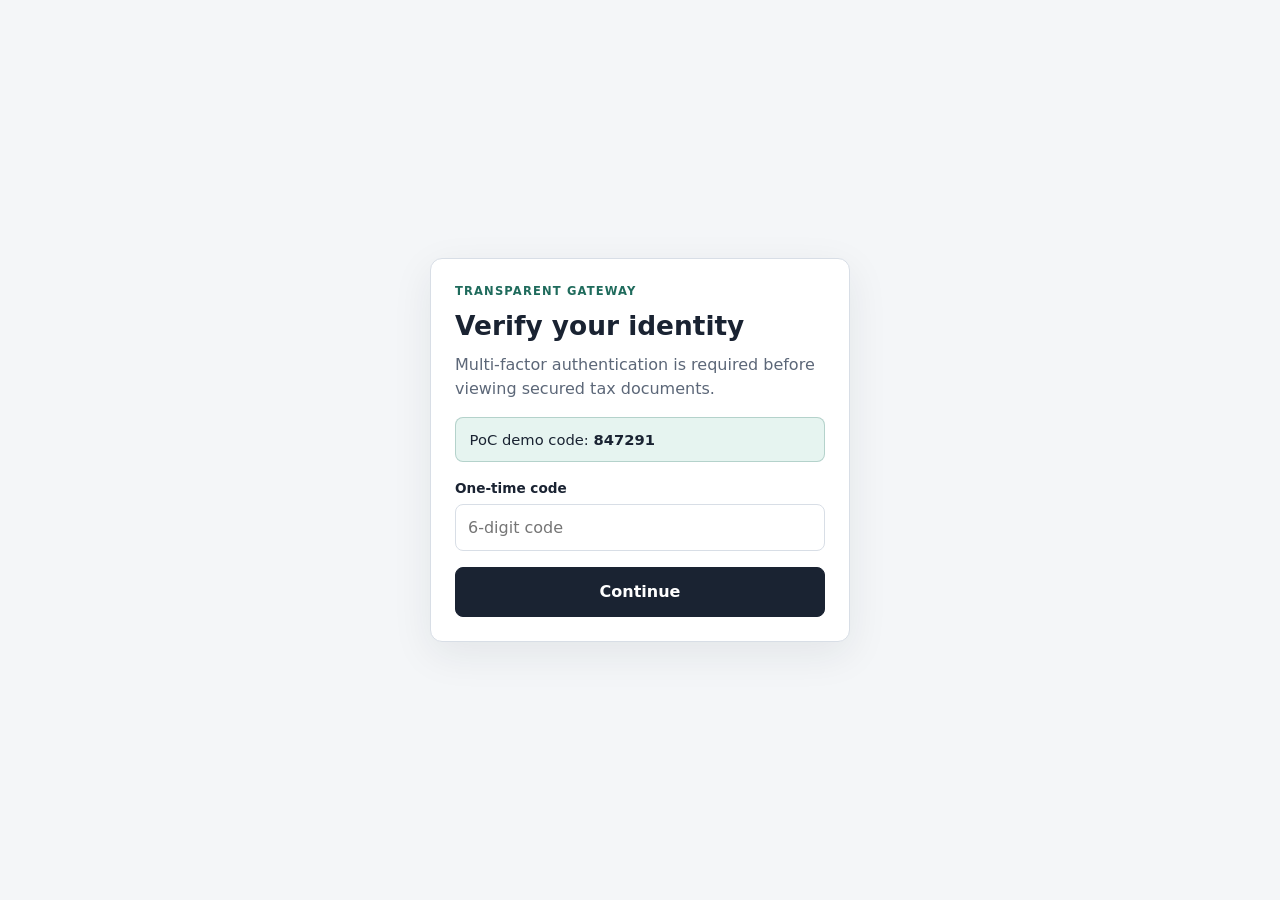
<file: gateway/index.html>
<!doctype html>
<html lang="en">
<head>
  <meta charset="utf-8">
  <meta name="viewport" content="width=device-width, initial-scale=1">
  <meta
    http-equiv="Content-Security-Policy"
    content="
      default-src 'self';
      script-src 'self' 'wasm-unsafe-eval';
      style-src 'self';
      img-src 'self' data:;
      connect-src 'self';
      object-src 'none';
      base-uri 'none';
      frame-ancestors 'none';
    "
  >
  <title>OSDF Transparent Gateway</title>
  <link rel="stylesheet" href="./gateway.css?v=2">
</head>
<body>
  <div id="mfa-gate" class="mfa-gate">
    <div class="mfa-card">
      <p class="eyebrow">Transparent Gateway</p>
      <h1>Verify your identity</h1>
      <p class="lead">Multi-factor authentication is required before viewing secured tax documents.</p>
      <p class="demo-hint">PoC demo code: <strong id="demo-code">847291</strong></p>
      <label for="mfa-input">One-time code</label>
      <input id="mfa-input" type="text" inputmode="numeric" autocomplete="one-time-code" maxlength="6" placeholder="6-digit code">
      <p id="mfa-error" class="mfa-error" hidden>Invalid code. Use the demo code above.</p>
      <p id="mfa-boot-error" class="mfa-error" hidden></p>
      <button id="mfa-submit" type="button">Continue</button>
    </div>
  </div>

  <div id="app" class="app" hidden>
    <header class="topbar">
      <div>
        <p class="eyebrow">OSDF Transparent Gateway</p>
        <h1>Secure document viewer</h1>
      </div>
      <nav class="topbar-actions">
        <a href="/web/">Verifier</a>
        <a href="https://github.com/osdf-systems/osdf/tree/main/specs">Specs</a>
      </nav>
    </header>

    <section class="panel controls">
      <p class="privacy-note">Verification runs locally. Files are not uploaded to a server.</p>
      <p class="boot-error mfa-error" hidden></p>
      <div class="demo-buttons">
        <button type="button" data-fixture="/fixtures/valid/taxes-template.osdf">Load blank template (rev 1)</button>
        <button type="button" data-fixture="/fixtures/valid/Taxes.osdf" class="primary">Load Taxes.osdf (rev 2, filled)</button>
        <button type="button" id="choose-file">Upload .osdf</button>
        <input id="file-input" type="file" accept=".osdf" hidden>
      </div>
    </section>

    <section id="trust-panel" class="panel trust-panel">
      <details>
        <summary>Trust configuration (optional)</summary>
        <label for="ledger-config">Ledger config</label>
        <textarea id="ledger-config" rows="4" spellcheck="false"></textarea>
        <label for="identity-config">Identity config</label>
        <textarea id="identity-config" rows="6" spellcheck="false"></textarea>
      </details>
    </section>

    <section id="verification-banner" class="verification-banner" hidden></section>
    <section id="document-frame" class="document-frame" hidden></section>
  </div>

  <script type="module" src="./gateway.js?v=2"></script>
</body>
</html>
</file>
<file: gateway/gateway.css>
:root {
  --bg: #f4f6f8;
  --card: #ffffff;
  --ink: #1a2332;
  --muted: #5c6778;
  --line: #d8dee6;
  --accent: #1f6b5c;
  --accent-soft: #e6f4f0;
  --pass: #1a7f4b;
  --pass-bg: #e8f7ee;
  --warn: #9a6700;
  --warn-bg: #fff8dc;
  --fail: #c41e3a;
  --fail-bg: #fdecee;
  --font: "Segoe UI", system-ui, sans-serif;
  --mono: "Consolas", "Courier New", monospace;
}

* { box-sizing: border-box; }

body {
  margin: 0;
  font-family: var(--font);
  color: var(--ink);
  background: var(--bg);
  line-height: 1.5;
}

.eyebrow {
  text-transform: uppercase;
  letter-spacing: 0.1em;
  font-size: 0.72rem;
  font-weight: 700;
  color: var(--accent);
  margin: 0 0 0.35rem;
}

h1 {
  margin: 0 0 0.5rem;
  font-size: 1.65rem;
}

.lead { color: var(--muted); margin: 0 0 1rem; }

[hidden] {
  display: none !important;
}

.mfa-gate:not([hidden]) {
  min-height: 100vh;
  display: grid;
  place-items: center;
  padding: 1.5rem;
}

.mfa-card {
  width: min(420px, 100%);
  background: var(--card);
  border: 1px solid var(--line);
  border-radius: 12px;
  padding: 1.5rem;
  box-shadow: 0 12px 40px rgba(26, 35, 50, 0.08);
}

.demo-hint {
  background: var(--accent-soft);
  border: 1px solid rgba(31, 107, 92, 0.25);
  border-radius: 8px;
  padding: 0.65rem 0.85rem;
  font-size: 0.92rem;
}

label {
  display: block;
  font-size: 0.85rem;
  font-weight: 600;
  margin: 1rem 0 0.35rem;
}

input[type="text"] {
  width: 100%;
  font: inherit;
  padding: 0.65rem 0.75rem;
  border: 1px solid var(--line);
  border-radius: 8px;
}

button {
  font: inherit;
  cursor: pointer;
  border: 1px solid var(--line);
  background: var(--card);
  border-radius: 8px;
  padding: 0.55rem 0.9rem;
}

button.primary,
#mfa-submit {
  background: var(--ink);
  color: #fff;
  border-color: var(--ink);
}

#mfa-submit {
  width: 100%;
  margin-top: 1rem;
  padding: 0.75rem;
  font-weight: 600;
}

.mfa-error {
  color: var(--fail);
  font-size: 0.88rem;
  margin: 0.5rem 0 0;
}

.app {
  max-width: 920px;
  margin: 0 auto;
  padding: 1.25rem 1rem 3rem;
}

.topbar {
  display: flex;
  justify-content: space-between;
  gap: 1rem;
  align-items: start;
  margin-bottom: 1rem;
}

.topbar-actions {
  display: flex;
  gap: 0.75rem;
}

.topbar-actions a {
  color: var(--accent);
  text-decoration: none;
  font-weight: 600;
  font-size: 0.9rem;
}

.panel {
  background: var(--card);
  border: 1px solid var(--line);
  border-radius: 12px;
  padding: 1rem 1.1rem;
  margin-bottom: 1rem;
}

.privacy-note {
  margin: 0 0 0.75rem;
  color: var(--muted);
  font-size: 0.92rem;
}

.demo-buttons {
  display: flex;
  flex-wrap: wrap;
  gap: 0.5rem;
}

.trust-panel textarea {
  width: 100%;
  font-family: var(--mono);
  font-size: 0.82rem;
  margin-bottom: 0.75rem;
}

.verification-banner {
  border-radius: 12px;
  padding: 1rem 1.1rem;
  margin-bottom: 1rem;
  border: 1px solid;
}

.verification-banner.pass {
  background: var(--pass-bg);
  border-color: rgba(26, 127, 75, 0.35);
}

.verification-banner.warning {
  background: var(--warn-bg);
  border-color: rgba(154, 103, 0, 0.35);
}

.verification-banner.fail {
  background: var(--fail-bg);
  border-color: rgba(196, 30, 58, 0.35);
}

.verification-banner h2 {
  margin: 0 0 0.35rem;
  font-size: 1.1rem;
}

.verification-banner ul {
  margin: 0.5rem 0 0;
  padding-left: 1.2rem;
  color: var(--muted);
  font-size: 0.92rem;
}

.document-frame {
  background: var(--card);
  border: 1px solid var(--line);
  border-radius: 12px;
  overflow: hidden;
}

.doc-header {
  padding: 1.25rem 1.35rem;
  border-bottom: 1px solid var(--line);
  background: linear-gradient(180deg, #fafbfc, #fff);
}

.doc-meta {
  display: flex;
  flex-wrap: wrap;
  gap: 0.5rem 1.25rem;
  color: var(--muted);
  font-size: 0.88rem;
  margin-top: 0.5rem;
}

.doc-body { padding: 1.25rem 1.35rem 1.5rem; }

.form-section {
  margin-bottom: 1.5rem;
}

.form-section h3 {
  margin: 0 0 0.75rem;
  font-size: 1rem;
  padding-bottom: 0.35rem;
  border-bottom: 2px solid var(--accent-soft);
}

.field-grid {
  display: grid;
  gap: 0.85rem;
}

.field {
  display: grid;
  gap: 0.25rem;
}

.field label {
  margin: 0;
  font-size: 0.82rem;
  color: var(--muted);
  font-weight: 600;
}

.field-value {
  padding: 0.55rem 0.65rem;
  border: 1px solid var(--line);
  border-radius: 6px;
  background: #fbfcfd;
  min-height: 2.25rem;
}

.field-value.empty {
  color: #9aa3af;
  font-style: italic;
}

.field-value.currency {
  font-family: var(--mono);
  text-align: right;
}

.revision-badge {
  display: inline-block;
  font-size: 0.75rem;
  font-weight: 700;
  text-transform: uppercase;
  letter-spacing: 0.06em;
  padding: 0.2rem 0.5rem;
  border-radius: 999px;
  background: var(--accent-soft);
  color: var(--accent);
}

@media (min-width: 640px) {
  .field-grid {
    grid-template-columns: 1fr 1fr;
  }
  .field-grid .field-wide {
    grid-column: span 2;
  }
}
</file>
